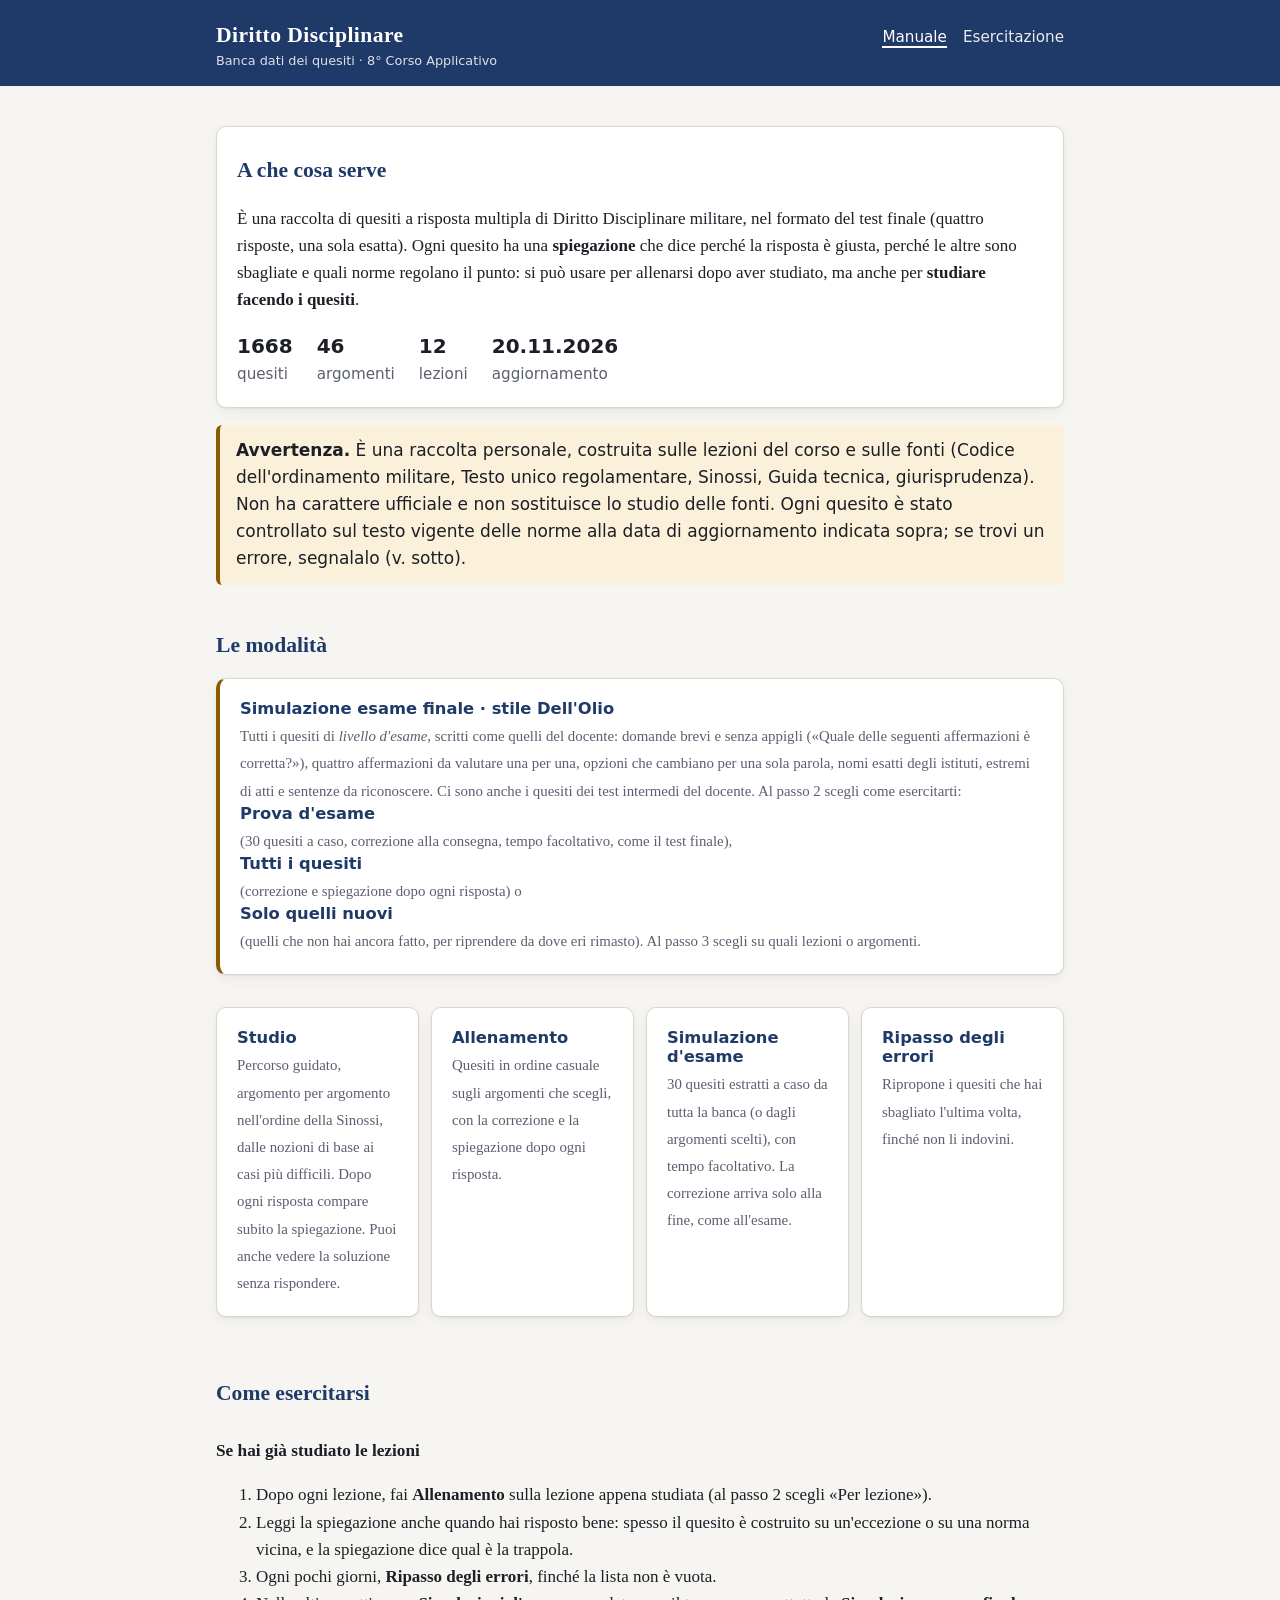
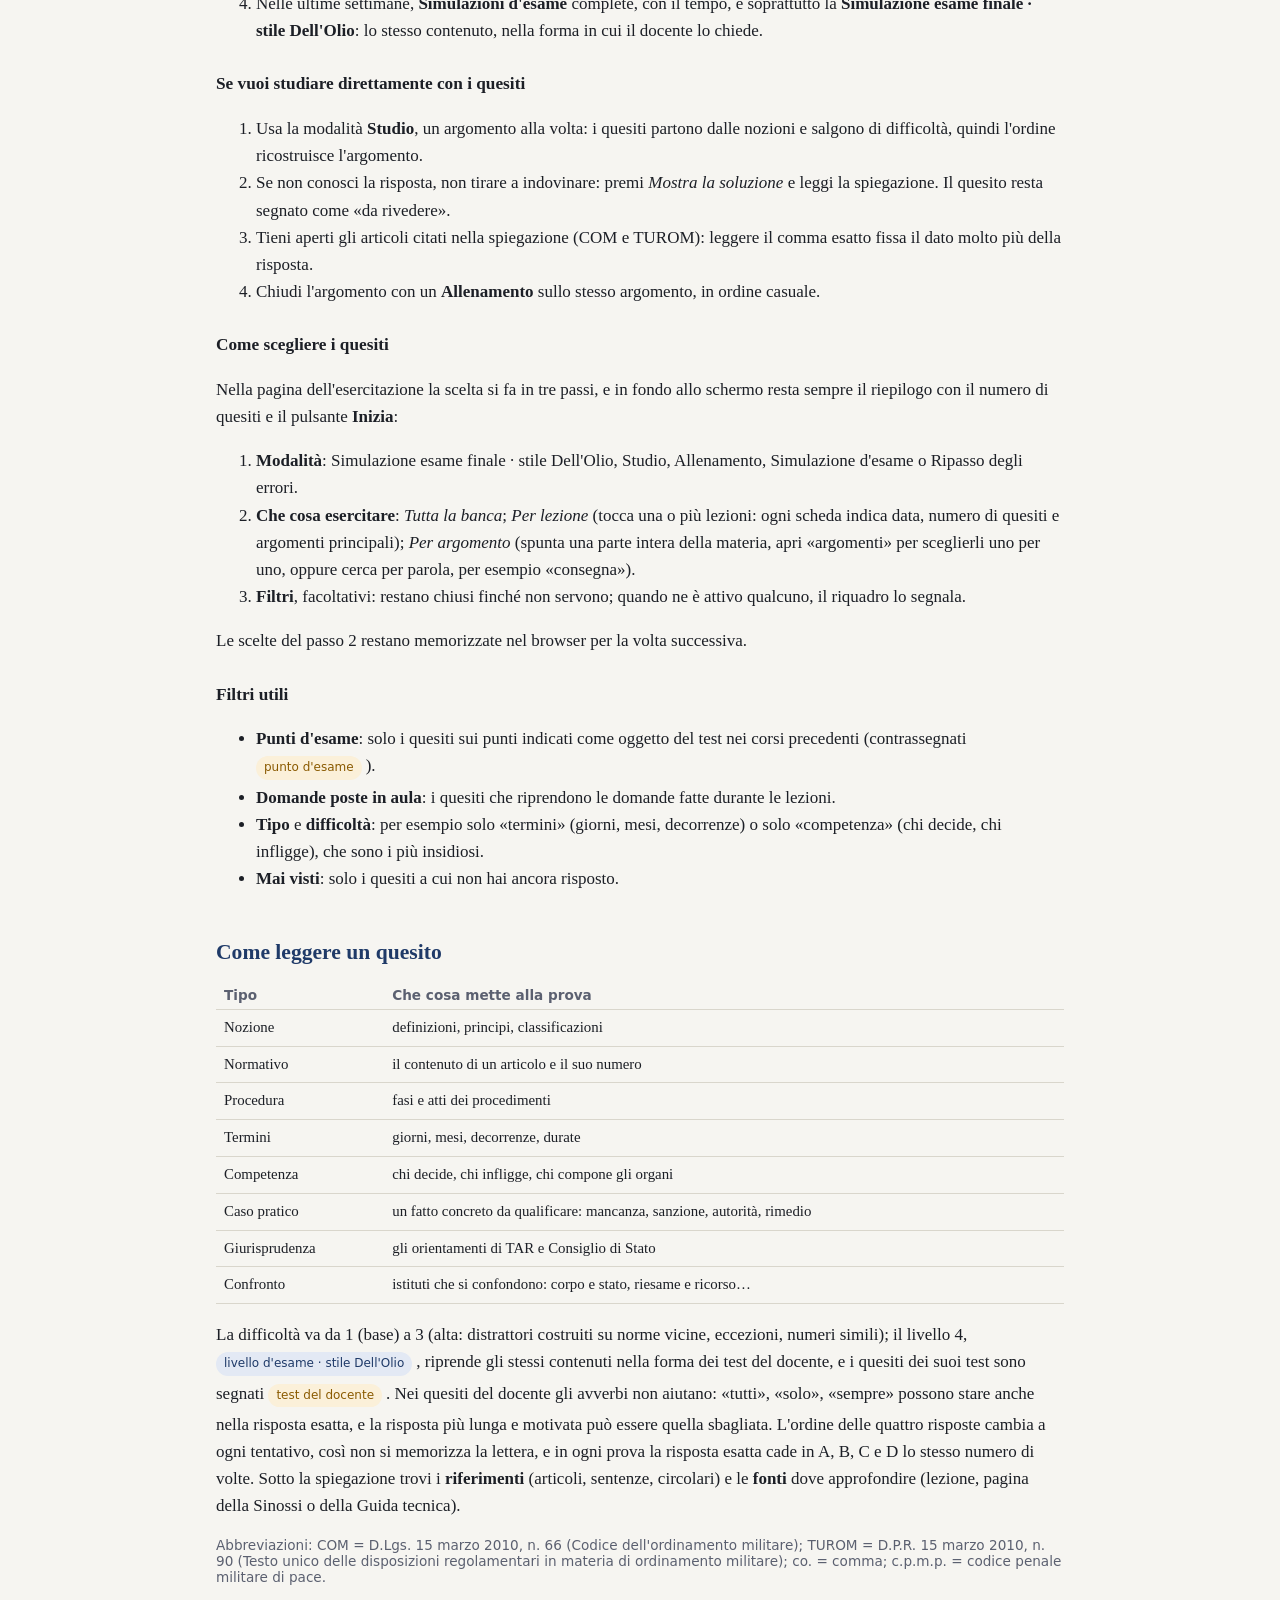
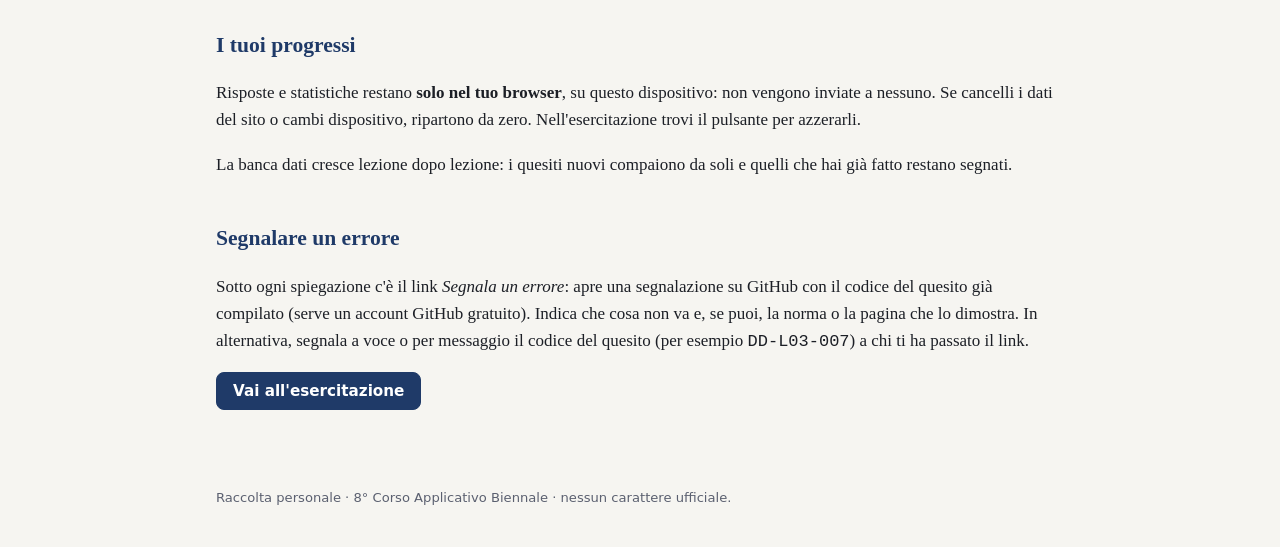
<file: index.html>
<!doctype html>
<html lang="it">
<head>
<meta charset="utf-8">
<meta name="viewport" content="width=device-width, initial-scale=1">
<meta name="robots" content="noindex, nofollow">
<title>Diritto Disciplinare – Esercitazione</title>
<meta name="description" content="Banca dati di quesiti a risposta multipla di Diritto Disciplinare militare: manuale d'uso.">
<link rel="stylesheet" href="style.css?v=4">
</head>
<body>
<header class="testata">
  <div class="dentro">
    <h1>Diritto Disciplinare<small>Banca dati dei quesiti · 8° Corso Applicativo</small></h1>
    <nav><a href="index.html" aria-current="page">Manuale</a><a href="esercitazione.html">Esercitazione</a></nav>
  </div>
</header>
<main>

<div class="card">
  <h2>A che cosa serve</h2>
  <p>È una raccolta di quesiti a risposta multipla di Diritto Disciplinare militare, nel formato del test finale
  (quattro risposte, una sola esatta). Ogni quesito ha una <strong>spiegazione</strong> che dice perché la risposta è
  giusta, perché le altre sono sbagliate e quali norme regolano il punto: si può usare per allenarsi dopo aver studiato,
  ma anche per <strong>studiare facendo i quesiti</strong>.</p>
  <div class="stat ui" id="stato-banca"><span>Caricamento della banca dati…</span></div>
</div>

<p class="avviso ui"><strong>Avvertenza.</strong> È una raccolta personale, costruita sulle lezioni del corso e sulle
fonti (Codice dell'ordinamento militare, Testo unico regolamentare, Sinossi, Guida tecnica, giurisprudenza). Non ha
carattere ufficiale e non sostituisce lo studio delle fonti. Ogni quesito è stato controllato sul testo vigente delle
norme alla data di aggiornamento indicata sopra; se trovi un errore, segnalalo (v. sotto).</p>

<h2>Le modalità</h2>
<a class="card modo" href="esercitazione.html#esame" style="display:block;border-left:4px solid var(--warn)">
  <strong>Simulazione esame finale · stile Dell'Olio</strong>
  <span>Tutti i quesiti di <em>livello d'esame</em>, scritti come quelli del docente: domande brevi e senza appigli
  («Quale delle seguenti affermazioni è corretta?»), quattro affermazioni da valutare una per una, opzioni che cambiano
  per una sola parola, nomi esatti degli istituti, estremi di atti e sentenze da riconoscere. Ci sono anche i quesiti dei
  test intermedi del docente. Al passo 2 scegli come esercitarti: <strong>Prova d'esame</strong> (30 quesiti a caso,
  correzione alla consegna, tempo facoltativo, come il test finale), <strong>Tutti i quesiti</strong> (correzione e
  spiegazione dopo ogni risposta) o <strong>Solo quelli nuovi</strong> (quelli che non hai ancora fatto, per riprendere
  da dove eri rimasto). Al passo 3 scegli su quali lezioni o argomenti.</span></a>
<div class="griglia">
  <a class="card modo" href="esercitazione.html#studio"><strong>Studio</strong>
    <span>Percorso guidato, argomento per argomento nell'ordine della Sinossi, dalle nozioni di base ai casi più
    difficili. Dopo ogni risposta compare subito la spiegazione. Puoi anche vedere la soluzione senza rispondere.</span></a>
  <a class="card modo" href="esercitazione.html#allenamento"><strong>Allenamento</strong>
    <span>Quesiti in ordine casuale sugli argomenti che scegli, con la correzione e la spiegazione dopo ogni risposta.</span></a>
  <a class="card modo" href="esercitazione.html#simulazione"><strong>Simulazione d'esame</strong>
    <span>30 quesiti estratti a caso da tutta la banca (o dagli argomenti scelti), con tempo facoltativo. La correzione
    arriva solo alla fine, come all'esame.</span></a>
  <a class="card modo" href="esercitazione.html#ripasso"><strong>Ripasso degli errori</strong>
    <span>Ripropone i quesiti che hai sbagliato l'ultima volta, finché non li indovini.</span></a>
</div>

<h2>Come esercitarsi</h2>
<h3>Se hai già studiato le lezioni</h3>
<ol>
  <li>Dopo ogni lezione, fai <strong>Allenamento</strong> sulla lezione appena studiata (al passo 2 scegli «Per lezione»).</li>
  <li>Leggi la spiegazione anche quando hai risposto bene: spesso il quesito è costruito su un'eccezione o su una
  norma vicina, e la spiegazione dice qual è la trappola.</li>
  <li>Ogni pochi giorni, <strong>Ripasso degli errori</strong>, finché la lista non è vuota.</li>
  <li>Nelle ultime settimane, <strong>Simulazioni d'esame</strong> complete, con il tempo, e soprattutto la
  <strong>Simulazione esame finale · stile Dell'Olio</strong>: lo stesso contenuto, nella forma in cui il docente lo
  chiede.</li>
</ol>
<h3>Se vuoi studiare direttamente con i quesiti</h3>
<ol>
  <li>Usa la modalità <strong>Studio</strong>, un argomento alla volta: i quesiti partono dalle nozioni e salgono di
  difficoltà, quindi l'ordine ricostruisce l'argomento.</li>
  <li>Se non conosci la risposta, non tirare a indovinare: premi <em>Mostra la soluzione</em> e leggi la
  spiegazione. Il quesito resta segnato come «da rivedere».</li>
  <li>Tieni aperti gli articoli citati nella spiegazione (COM e TUROM): leggere il comma esatto fissa il dato molto
  più della risposta.</li>
  <li>Chiudi l'argomento con un <strong>Allenamento</strong> sullo stesso argomento, in ordine casuale.</li>
</ol>
<h3>Come scegliere i quesiti</h3>
<p>Nella pagina dell'esercitazione la scelta si fa in tre passi, e in fondo allo schermo resta sempre il riepilogo con
il numero di quesiti e il pulsante <strong>Inizia</strong>:</p>
<ol>
  <li><strong>Modalità</strong>: Simulazione esame finale · stile Dell'Olio, Studio, Allenamento, Simulazione d'esame o
  Ripasso degli errori.</li>
  <li><strong>Che cosa esercitare</strong>: <em>Tutta la banca</em>; <em>Per lezione</em> (tocca una o più lezioni: ogni
  scheda indica data, numero di quesiti e argomenti principali); <em>Per argomento</em> (spunta una parte intera della
  materia, apri «argomenti» per sceglierli uno per uno, oppure cerca per parola, per esempio «consegna»).</li>
  <li><strong>Filtri</strong>, facoltativi: restano chiusi finché non servono; quando ne è attivo qualcuno, il
  riquadro lo segnala.</li>
</ol>
<p>Le scelte del passo 2 restano memorizzate nel browser per la volta successiva.</p>
<h3>Filtri utili</h3>
<ul>
  <li><strong>Punti d'esame</strong>: solo i quesiti sui punti indicati come oggetto del test nei corsi precedenti
  (contrassegnati <span class="pill test">punto d'esame</span>).</li>
  <li><strong>Domande poste in aula</strong>: i quesiti che riprendono le domande fatte durante le lezioni.</li>
  <li><strong>Tipo</strong> e <strong>difficoltà</strong>: per esempio solo «termini» (giorni, mesi, decorrenze) o
  solo «competenza» (chi decide, chi infligge), che sono i più insidiosi.</li>
  <li><strong>Mai visti</strong>: solo i quesiti a cui non hai ancora risposto.</li>
</ul>

<h2>Come leggere un quesito</h2>
<div class="tabella-scroll">
<table>
  <tr><th>Tipo</th><th>Che cosa mette alla prova</th></tr>
  <tr><td>Nozione</td><td>definizioni, principi, classificazioni</td></tr>
  <tr><td>Normativo</td><td>il contenuto di un articolo e il suo numero</td></tr>
  <tr><td>Procedura</td><td>fasi e atti dei procedimenti</td></tr>
  <tr><td>Termini</td><td>giorni, mesi, decorrenze, durate</td></tr>
  <tr><td>Competenza</td><td>chi decide, chi infligge, chi compone gli organi</td></tr>
  <tr><td>Caso pratico</td><td>un fatto concreto da qualificare: mancanza, sanzione, autorità, rimedio</td></tr>
  <tr><td>Giurisprudenza</td><td>gli orientamenti di TAR e Consiglio di Stato</td></tr>
  <tr><td>Confronto</td><td>istituti che si confondono: corpo e stato, riesame e ricorso…</td></tr>
</table>
</div>
<p>La difficoltà va da 1 (base) a 3 (alta: distrattori costruiti su norme vicine, eccezioni, numeri simili); il
livello 4, <span class="pill esame">livello d'esame · stile Dell'Olio</span>, riprende gli stessi contenuti nella forma
dei test del docente, e i quesiti dei suoi test sono segnati <span class="pill test">test del docente</span>. Nei
quesiti del docente gli avverbi non aiutano: «tutti», «solo», «sempre» possono stare anche nella risposta esatta, e la
risposta più lunga e motivata può essere quella sbagliata. L'ordine
delle quattro risposte cambia a ogni tentativo, così non si memorizza la lettera, e in ogni prova la risposta esatta
cade in A, B, C e D lo stesso numero di volte. Sotto la spiegazione trovi i
<strong>riferimenti</strong> (articoli, sentenze, circolari) e le <strong>fonti</strong> dove approfondire (lezione,
pagina della Sinossi o della Guida tecnica).</p>
<p class="piccolo">Abbreviazioni: COM = D.Lgs. 15 marzo 2010, n. 66 (Codice dell'ordinamento militare); TUROM = D.P.R.
15 marzo 2010, n. 90 (Testo unico delle disposizioni regolamentari in materia di ordinamento militare); co. = comma;
c.p.m.p. = codice penale militare di pace.</p>

<h2>I tuoi progressi</h2>
<p>Risposte e statistiche restano <strong>solo nel tuo browser</strong>, su questo dispositivo: non vengono inviate a
nessuno. Se cancelli i dati del sito o cambi dispositivo, ripartono da zero. Nell'esercitazione trovi il pulsante per
azzerarli.</p>
<p>La banca dati cresce lezione dopo lezione: i quesiti nuovi compaiono da soli e quelli che hai già fatto restano
segnati.</p>

<h2>Segnalare un errore</h2>
<p>Sotto ogni spiegazione c'è il link <em>Segnala un errore</em>: apre una segnalazione su GitHub con il codice del
quesito già compilato (serve un account GitHub gratuito). Indica che cosa non va e, se puoi, la norma o la pagina che
lo dimostra. In alternativa, segnala a voce o per messaggio il codice del quesito (per esempio
<code>DD-L03-007</code>) a chi ti ha passato il link.</p>

<p class="riga-azioni"><a href="esercitazione.html"><button class="primario">Vai all'esercitazione</button></a></p>
</main>
<footer>Raccolta personale · 8° Corso Applicativo Biennale · nessun carattere ufficiale.</footer>
<script>
fetch("banca_dati.json", { cache: "no-cache" }).then(r => r.json()).then(b => {
  const lez = new Set(b.quesiti.map(q => q.lezione).filter(Boolean));
  const d = b.aggiornata ? b.aggiornata.split("-").reverse().join(".") : "–";
  document.getElementById("stato-banca").innerHTML =
    `<span><b>${b.totale}</b>quesiti</span><span><b>${b.argomenti.length}</b>argomenti</span>` +
    `<span><b>${lez.size}</b>lezioni</span><span><b>${d}</b>aggiornamento</span>`;
}).catch(() => {
  document.getElementById("stato-banca").textContent = "Banca dati non disponibile.";
});
</script>
</body>
</html>
</file>
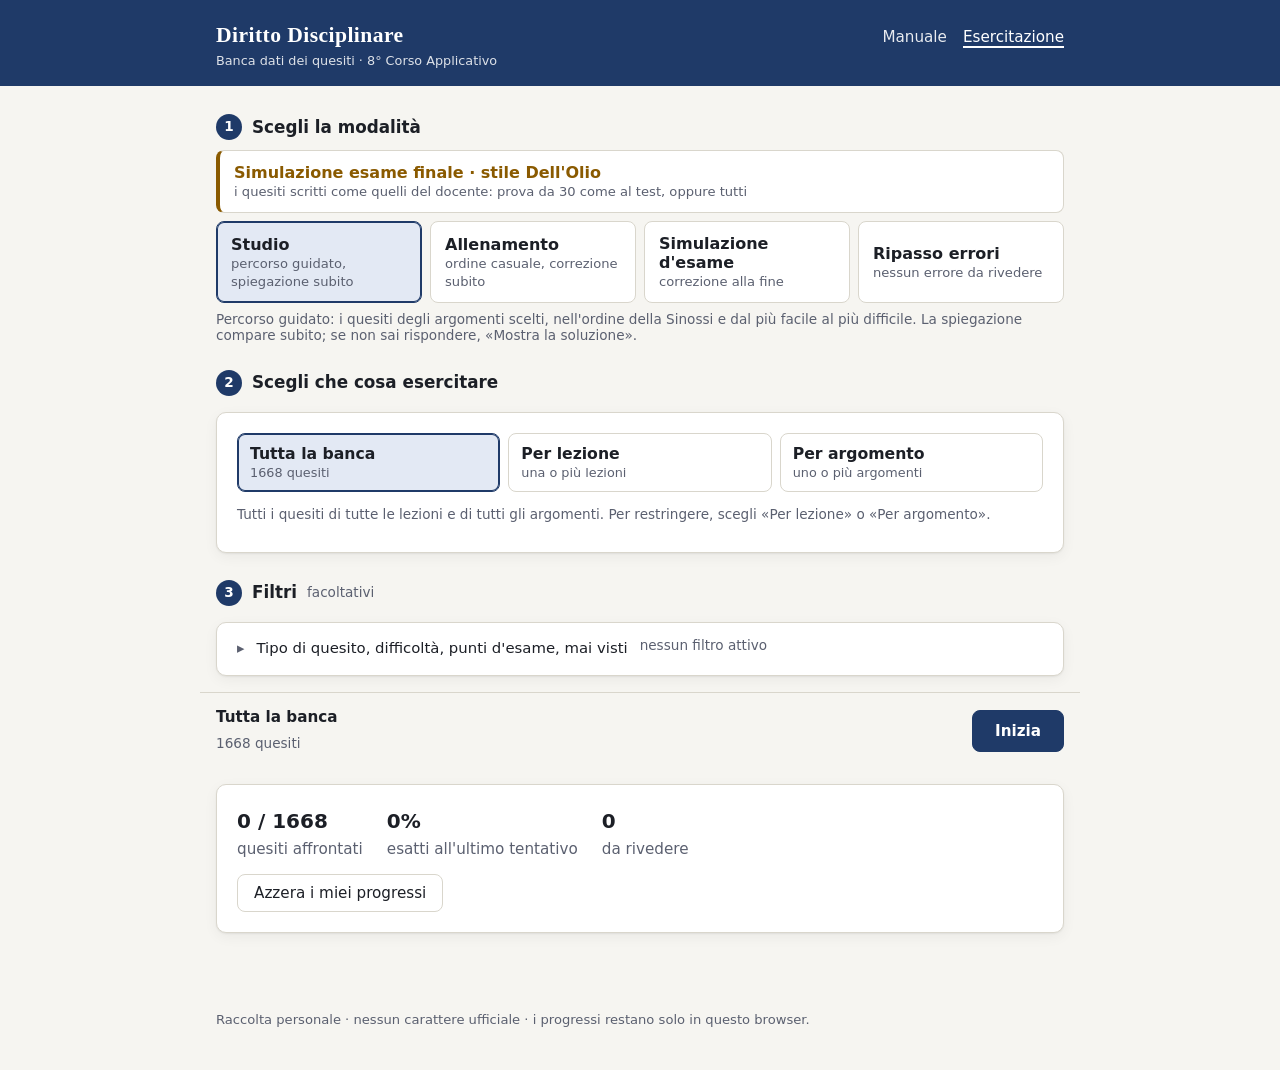
<file: esercitazione.html>
<!doctype html>
<html lang="it">
<head>
<meta charset="utf-8">
<meta name="viewport" content="width=device-width, initial-scale=1">
<meta name="robots" content="noindex, nofollow">
<title>Diritto Disciplinare – Esercitazione</title>
<meta name="description" content="Esercitazione sui quesiti a risposta multipla di Diritto Disciplinare militare.">
<link rel="stylesheet" href="style.css?v=4">
</head>
<body>
<header class="testata">
  <div class="dentro">
    <h1>Diritto Disciplinare<small>Banca dati dei quesiti · 8° Corso Applicativo</small></h1>
    <nav><a href="index.html">Manuale</a><a href="esercitazione.html" aria-current="page">Esercitazione</a></nav>
  </div>
</header>
<main>

<section id="impostazioni">
  <h2 class="passo ui"><span class="num">1</span> Scegli la modalità</h2>
  <div class="tabs ui" role="group" aria-label="Modalità">
    <button class="tab esame" data-modo="esame"><b>Simulazione esame finale · stile Dell'Olio</b><span>i quesiti
      scritti come quelli del docente: prova da 30 come al test, oppure tutti</span></button>
    <button class="tab" data-modo="studio"><b>Studio</b><span>percorso guidato, spiegazione subito</span></button>
    <button class="tab" data-modo="allenamento"><b>Allenamento</b><span>ordine casuale, correzione subito</span></button>
    <button class="tab" data-modo="simulazione"><b>Simulazione d'esame</b><span>correzione alla fine</span></button>
    <button class="tab" data-modo="ripasso"><b>Ripasso errori</b><span id="n-errori">quesiti sbagliati</span></button>
  </div>
  <p id="descrizione-modo" class="piccolo"></p>

  <div id="passo-esame" class="nascosto">
    <h2 class="passo ui"><span class="num">2</span> Scegli come esercitarti</h2>
    <div class="card">
      <div class="segmenti scelte-esame ui" role="radiogroup" aria-label="Come esercitarti">
        <button type="button" role="radio" data-esame="prova"><b>Prova d'esame</b>
          <span>30 quesiti a caso, correzione alla consegna: come il test finale</span><em id="n-esame-prova"></em></button>
        <button type="button" role="radio" data-esame="tutti"><b>Tutti i quesiti</b>
          <span>in ordine casuale, con correzione e spiegazione dopo ogni risposta</span><em id="n-esame-tutti"></em></button>
        <button type="button" role="radio" data-esame="nuovi"><b>Solo quelli nuovi</b>
          <span>quelli che non hai ancora fatto: riprendi da dove eri rimasto</span><em id="n-esame-nuovi"></em></button>
      </div>
      <div class="scelte" id="riga-tempo-esame">
        <label>Tempo per la prova <select id="tempo-esame"><option value="0">nessun limite</option>
          <option value="30">30 minuti</option><option value="45">45 minuti</option><option value="60">60 minuti</option></select></label>
      </div>
    </div>
  </div>

  <h2 class="passo ui" id="passo-ambito"><span class="num">2</span> <span id="titolo-ambito">Scegli che cosa esercitare</span></h2>
  <div class="card">
    <div class="segmenti ui" role="radiogroup" aria-label="Che cosa esercitare">
      <button type="button" role="radio" data-ambito="tutto"><b>Tutta la banca</b><span id="n-tutto">tutti i quesiti</span></button>
      <button type="button" role="radio" data-ambito="lezioni"><b>Per lezione</b><span>una o più lezioni</span></button>
      <button type="button" role="radio" data-ambito="argomenti"><b>Per argomento</b><span>uno o più argomenti</span></button>
    </div>
    <div id="pannello-tutto" class="pannello">
      <p class="piccolo">Tutti i quesiti di tutte le lezioni e di tutti gli argomenti. Per restringere, scegli
      «Per lezione» o «Per argomento».</p>
    </div>
    <div id="pannello-lezioni" class="pannello">
      <p class="piccolo">Tocca una o più lezioni: i quesiti nascono dagli argomenti trattati in quella giornata.</p>
      <div class="lezioni" id="lezioni"></div>
      <div class="riga-azioni"><button type="button" id="lez-tutte">Seleziona tutte</button>
        <button type="button" id="lez-nessuna">Togli tutte</button></div>
    </div>
    <div id="pannello-argomenti" class="pannello">
      <p class="piccolo">Gli argomenti seguono l'ordine della Sinossi, divisi in parti. Spunta una parte intera o apri
      «argomenti» per sceglierli uno per uno; oppure cerca per parola.</p>
      <input type="search" id="cerca-arg" class="ui" placeholder="Cerca un argomento (es. consegna, ricorso, giuramento)"
        aria-label="Cerca un argomento">
      <div class="argomenti" id="argomenti"></div>
      <div class="riga-azioni"><button type="button" id="tutti">Seleziona tutti</button>
        <button type="button" id="nessuno">Togli tutti</button></div>
    </div>
  </div>

  <h2 class="passo ui" id="passo-filtri"><span class="num">3</span> Filtri <span class="facoltativo">facoltativi</span></h2>
  <details class="card filtri" id="box-filtri">
    <summary class="ui"><span>Tipo di quesito, difficoltà, punti d'esame, mai visti</span>
      <span id="filtri-attivi" class="piccolo"></span></summary>
    <div class="scelte">
      <label>Tipo <select id="tipo"><option value="">tutti</option></select></label>
      <label>Difficoltà <select id="difficolta"><option value="">tutte</option><option value="1">1 – base</option>
        <option value="2">2 – media</option><option value="3">3 – alta</option>
        <option value="4">4 – esame (stile Dell'Olio)</option></select></label>
      <label><input type="checkbox" id="solo-test"> solo punti d'esame</label>
      <label><input type="checkbox" id="solo-aula"> solo domande poste in aula</label>
      <label><input type="checkbox" id="mai-visti"> solo quesiti mai visti</label>
    </div>
    <div class="riga-azioni"><button type="button" id="azzera-filtri">Togli i filtri</button></div>
  </details>

  <div class="card" id="opzioni-simulazione">
    <div class="scelte">
      <label>Numero di quesiti <input type="number" id="n-quesiti" min="5" max="200" value="30" style="width:5em"></label>
      <label>Tempo <select id="tempo"><option value="0">nessun limite</option><option value="30">30 minuti</option>
        <option value="45">45 minuti</option><option value="60">60 minuti</option></select></label>
    </div>
  </div>

  <div class="avvio ui">
    <div><span id="riepilogo"></span><span class="piccolo" id="conteggio"></span></div>
    <button class="primario" id="inizia">Inizia</button>
  </div>

  <div class="card ui">
    <div class="stat" id="miei-progressi"></div>
    <div class="riga-azioni"><button id="azzera">Azzera i miei progressi</button></div>
  </div>
</section>

<section id="prova" class="nascosto">
  <div class="barra"><span id="posizione"></span><span id="timer"></span><span id="punteggio"></span></div>
  <div class="avanzamento"><div id="barra"></div></div>
  <div class="card">
    <div id="etichette"></div>
    <p class="domanda" id="domanda"></p>
    <div class="opzioni" id="opzioni"></div>
    <div id="correzione"></div>
  </div>
  <div class="riga-azioni ui">
    <button id="indietro">‹ Precedente</button>
    <button id="soluzione">Mostra la soluzione</button>
    <button class="primario" id="avanti">Successivo ›</button>
    <button id="termina">Termina</button>
  </div>
</section>

<section id="risultato" class="nascosto">
  <div class="card">
    <div class="risultato-grande" id="voto"></div>
    <p id="giudizio" class="ui"></p>
    <div class="riga-azioni"><button class="primario" id="nuova">Nuova prova</button>
      <button id="solo-errate">Rivedi solo le errate</button></div>
  </div>
  <div class="card" id="revisione"></div>
</section>

<noscript><p class="avviso">Per esercitarsi serve JavaScript.</p></noscript>
</main>
<footer>Raccolta personale · nessun carattere ufficiale · i progressi restano solo in questo browser.</footer>
<script src="app.js?v=4"></script>
</body>
</html>
</file>
<file: style.css>
:root {
  --bg: #f6f5f1;
  --surface: #ffffff;
  --surface-2: #efede6;
  --text: #1c1f26;
  --muted: #5b6070;
  --border: #d9d6cc;
  --accent: #1f3a68;
  --accent-soft: #e3e9f4;
  --ok: #1f6b3a;
  --ok-soft: #e2f1e6;
  --ko: #9b2321;
  --ko-soft: #f7e3e2;
  --warn: #8a5a00;
  --warn-soft: #fbf0d9;
  --radius: 10px;
  --shadow: 0 1px 2px rgba(0, 0, 0, .06), 0 4px 14px rgba(0, 0, 0, .05);
}
@media (prefers-color-scheme: dark) {
  :root {
    --bg: #14161b;
    --surface: #1c1f26;
    --surface-2: #252932;
    --text: #e8e6e1;
    --muted: #a2a7b4;
    --border: #343946;
    --accent: #8fb0e6;
    --accent-soft: #23304a;
    --ok: #7fd19a;
    --ok-soft: #1d3326;
    --ko: #f0918e;
    --ko-soft: #3b2222;
    --warn: #e9c06b;
    --warn-soft: #3a2f17;
    --shadow: none;
  }
}
* { box-sizing: border-box; }
html { -webkit-text-size-adjust: 100%; }
body {
  margin: 0;
  background: var(--bg);
  color: var(--text);
  font: 17px/1.6 Georgia, "Times New Roman", serif;
}
.ui, button, select, input, .barra, .etichetta, .pill, nav, footer, .stat, .tab {
  font-family: system-ui, -apple-system, "Segoe UI", Roboto, sans-serif;
}
a { color: var(--accent); }
header.testata {
  background: var(--accent);
  color: #fff;
}
@media (prefers-color-scheme: dark) { header.testata { background: #1a2740; } }
.testata .dentro {
  max-width: 880px; margin: 0 auto; padding: 18px 16px;
  display: flex; flex-wrap: wrap; align-items: baseline; justify-content: space-between; gap: 8px 20px;
}
.testata h1 { margin: 0; font-size: 1.35rem; letter-spacing: .02em; }
.testata h1 small { display: block; font: 400 .8rem system-ui, sans-serif; opacity: .85; letter-spacing: 0; }
.testata nav a { color: #fff; text-decoration: none; margin-left: 16px; font-size: .95rem; opacity: .9; }
.testata nav a:first-child { margin-left: 0; }
.testata nav a[aria-current] { opacity: 1; border-bottom: 2px solid #fff; }
main { max-width: 880px; margin: 0 auto; padding: 24px 16px 60px; }
h2 { font-size: 1.35rem; margin: 2em 0 .5em; color: var(--accent); }
h2:first-child { margin-top: .3em; }
h3 { font-size: 1.08rem; margin: 1.5em 0 .3em; }
.card {
  background: var(--surface); border: 1px solid var(--border); border-radius: var(--radius);
  box-shadow: var(--shadow); padding: 20px; margin: 16px 0;
}
.avviso { background: var(--warn-soft); border-left: 4px solid var(--warn); padding: 12px 16px; border-radius: 6px; }
.griglia { display: grid; grid-template-columns: repeat(auto-fit, minmax(200px, 1fr)); gap: 12px; }
.modo { display: block; text-decoration: none; color: inherit; }
.modo strong { display: block; color: var(--accent); font: 600 1.02rem system-ui, sans-serif; margin-bottom: 4px; }
.modo span { font-size: .93rem; color: var(--muted); }
.stat { display: flex; flex-wrap: wrap; gap: 10px 24px; font-size: .95rem; color: var(--muted); }
.stat b { color: var(--text); font-size: 1.25rem; display: block; }
table { width: 100%; border-collapse: collapse; font-size: .93rem; }
th, td { text-align: left; padding: 6px 8px; border-bottom: 1px solid var(--border); vertical-align: top; }
th { font: 600 .85rem system-ui, sans-serif; color: var(--muted); }
.tabella-scroll { overflow-x: auto; }

/* --- esercitazione --- */
button {
  font-size: .95rem; border-radius: 8px; border: 1px solid var(--border); background: var(--surface);
  color: var(--text); padding: 9px 16px; cursor: pointer;
}
button.primario { background: var(--accent); color: #fff; border-color: var(--accent); font-weight: 600; }
@media (prefers-color-scheme: dark) { button.primario { color: #10151f; } }
button:disabled { opacity: .5; cursor: default; }
button:focus-visible, a:focus-visible, input:focus-visible, select:focus-visible { outline: 3px solid var(--accent); outline-offset: 2px; }
.tabs { display: flex; flex-wrap: wrap; gap: 8px; margin-bottom: 8px; }
.tab { flex: 1 1 150px; text-align: left; padding: 12px 14px; }
.tab b { display: block; font-size: 1rem; }
.tab span { font-size: .82rem; color: var(--muted); }
.tab[aria-pressed="true"] { border-color: var(--accent); background: var(--accent-soft); box-shadow: inset 0 0 0 1px var(--accent); }
.tab.esame { flex-basis: 100%; border-left: 4px solid var(--warn); }
.tab.esame b { color: var(--warn); }
.pill.esame { background: var(--accent-soft); color: var(--accent); }
fieldset { border: 1px solid var(--border); border-radius: 8px; margin: 12px 0; padding: 10px 14px; }
legend { font: 600 .88rem system-ui, sans-serif; color: var(--muted); padding: 0 4px; }
label { font: .93rem system-ui, sans-serif; }
.scelte { display: flex; flex-wrap: wrap; gap: 6px 16px; }
/* passi della scelta */
h2.passo { display: flex; align-items: center; gap: 10px; font-size: 1.05rem; margin: 26px 0 10px; color: var(--text); }
h2.passo:first-child { margin-top: 4px; }
h2.passo .num {
  flex: 0 0 26px; height: 26px; border-radius: 50%; background: var(--accent); color: var(--surface);
  display: flex; align-items: center; justify-content: center; font-size: .85rem;
}
h2.passo .facoltativo { font-weight: 400; font-size: .85rem; color: var(--muted); }
#descrizione-modo { margin: 4px 0 0; }
.segmenti { display: grid; grid-template-columns: repeat(3, 1fr); gap: 8px; }
.segmenti button { text-align: left; padding: 10px 12px; }
.segmenti b { display: block; font-size: .98rem; }
.segmenti span { font-size: .8rem; color: var(--muted); }
.segmenti [aria-checked=true] { border-color: var(--accent); background: var(--accent-soft); box-shadow: inset 0 0 0 1px var(--accent); }
.scelte-esame span { display: block; margin-top: 2px; }
.scelte-esame em { display: block; font-style: normal; font-weight: 600; font-size: .82rem; color: var(--accent); margin-top: 6px; }
#riga-tempo-esame { margin-top: 12px; }
.pannello { margin-top: 14px; }
.pannello > .piccolo:first-child { margin: 0 0 10px; }
.lezioni { display: grid; grid-template-columns: repeat(auto-fill, minmax(230px, 1fr)); gap: 8px; }
.lezioni label {
  display: grid; grid-template-columns: auto 1fr; gap: 2px 10px; align-items: start; cursor: pointer;
  border: 1px solid var(--border); border-radius: 8px; padding: 10px 12px; background: var(--surface);
}
.lezioni label input { grid-row: span 3; margin-top: 4px; }
.lezioni label.attiva { border-color: var(--accent); background: var(--accent-soft); box-shadow: inset 0 0 0 1px var(--accent); }
.lezioni .titolo { font-weight: 600; }
.lezioni .data { color: var(--muted); font-size: .85rem; }
.lezioni .temi { font-size: .8rem; color: var(--muted); line-height: 1.35; }
#cerca-arg {
  width: 100%; font-size: .95rem; padding: 8px 10px; border-radius: 6px; border: 1px solid var(--border);
  background: var(--surface); color: var(--text); margin-bottom: 8px;
}
.argomenti .parte { border-top: 1px solid var(--border); padding: 6px 0; }
.argomenti .parte:first-child { border-top: 0; }
.testa-parte { display: flex; flex-wrap: wrap; align-items: center; gap: 2px 10px; }
.testa-parte > label { display: flex; gap: 8px; align-items: center; flex: 1 1 260px; cursor: pointer; }
.testa-parte b { font-weight: 600; }
.testa-parte .apri { padding: 4px 10px; font-size: .82rem; }
.voci { padding: 4px 0 6px 26px; }
.voci label { display: flex; gap: 8px; padding: 3px 0; cursor: pointer; }
.voci label .n { margin-left: auto; color: var(--muted); font-size: .82rem; }
details.filtri { padding: 0; }
details.filtri summary { cursor: pointer; padding: 14px 20px; font-size: .93rem; display: flex; flex-wrap: wrap; gap: 4px 12px; }
details.filtri summary { list-style: none; }
details.filtri summary::-webkit-details-marker { display: none; }
details.filtri summary::before { content: "▸"; color: var(--muted); }
details.filtri[open] summary::before { content: "▾"; }
details.filtri[open] summary { border-bottom: 1px solid var(--border); }
details.filtri > .scelte, details.filtri > .riga-azioni { padding: 0 20px; }
details.filtri > .scelte { padding-top: 14px; }
details.filtri > .riga-azioni { padding-bottom: 14px; }
details.con-filtri { border-color: var(--warn); }
details.con-filtri #filtri-attivi { color: var(--warn); font-weight: 600; }
.avvio {
  position: sticky; bottom: 0; z-index: 2; display: flex; align-items: center; justify-content: space-between; gap: 12px;
  margin: 16px -16px 0; padding: 12px 16px calc(12px + env(safe-area-inset-bottom));
  background: var(--bg); border-top: 1px solid var(--border);
}
.avvio #riepilogo { display: block; font-weight: 600; font-size: .95rem; }
.avvio #riepilogo:empty { display: none; }
.avvio button { flex: 0 0 auto; padding: 11px 22px; }
.riga-azioni { display: flex; flex-wrap: wrap; gap: 8px; align-items: center; margin-top: 12px; }
.piccolo { font: .85rem system-ui, sans-serif; color: var(--muted); }
select, input[type=number] { font-size: .95rem; padding: 6px 8px; border-radius: 6px; border: 1px solid var(--border); background: var(--surface); color: var(--text); }

.barra { display: flex; flex-wrap: wrap; justify-content: space-between; align-items: center; gap: 8px; font-size: .9rem; color: var(--muted); }
.avanzamento { height: 6px; background: var(--surface-2); border-radius: 3px; overflow: hidden; margin: 8px 0 18px; }
.avanzamento div { height: 100%; background: var(--accent); width: 0; transition: width .2s; }
.pill { display: inline-block; font-size: .75rem; padding: 2px 8px; border-radius: 99px; background: var(--surface-2); color: var(--muted); margin: 0 4px 4px 0; }
.pill.test { background: var(--warn-soft); color: var(--warn); }
.domanda { font-size: 1.12rem; margin: 6px 0 16px; }
.opzioni { display: grid; gap: 10px; }
.opzione {
  display: flex; gap: 12px; align-items: flex-start; text-align: left; width: 100%;
  font: inherit; font-size: 1rem; line-height: 1.5; padding: 12px 14px;
}
.opzione .lettera {
  flex: 0 0 28px; height: 28px; border-radius: 50%; border: 1px solid var(--border);
  display: flex; align-items: center; justify-content: center; font: 600 .85rem system-ui, sans-serif;
}
.opzione:hover:not(:disabled) { border-color: var(--accent); }
.opzione.scelta { border-color: var(--accent); background: var(--accent-soft); }
.opzione.giusta { border-color: var(--ok); background: var(--ok-soft); }
.opzione.giusta .lettera { background: var(--ok); color: #fff; border-color: var(--ok); }
.opzione.sbagliata { border-color: var(--ko); background: var(--ko-soft); }
.opzione.sbagliata .lettera { background: var(--ko); color: #fff; border-color: var(--ko); }
.opzione:disabled { cursor: default; opacity: 1; }
.esito { font: 600 1rem system-ui, sans-serif; margin: 16px 0 6px; }
.esito.ok { color: var(--ok); }
.esito.ko { color: var(--ko); }
.spiegazione { background: var(--surface-2); border-radius: 8px; padding: 14px 16px; margin-top: 8px; }
.spiegazione p { margin: 0 0 8px; }
.spiegazione .rif { font: .85rem system-ui, sans-serif; color: var(--muted); margin: 6px 0 0; }
.risultato-grande { font: 700 2.4rem system-ui, sans-serif; color: var(--accent); }
.rivedi { border-top: 1px solid var(--border); padding: 14px 0; }
.rivedi:first-child { border-top: 0; }
.nascosto { display: none !important; }
footer { max-width: 880px; margin: 0 auto; padding: 0 16px 40px; font-size: .82rem; color: var(--muted); }
@media (max-width: 560px) {
  body { font-size: 16px; }
  .card { padding: 16px; }
  .testata nav a { margin-left: 12px; }
  .tab { flex-basis: calc(50% - 4px); padding: 10px 12px; }
  .tab.esame { flex-basis: 100%; }
  .domanda { font-size: 1.05rem; }
  .opzione { padding: 12px; min-height: 48px; }
  /* sul telefono i comandi della prova restano a portata di pollice */
  #prova .riga-azioni {
    position: sticky; bottom: 0; z-index: 2; margin: 0 -16px; padding: 10px 16px calc(10px + env(safe-area-inset-bottom));
    background: var(--bg); border-top: 1px solid var(--border);
  }
  #prova .riga-azioni button { flex: 1 1 40%; padding: 11px 8px; }
  .segmenti { grid-template-columns: 1fr; }
  .segmenti button { display: flex; align-items: baseline; gap: 8px; }
  .segmenti b { display: inline; }
  .scelte-esame button { display: block; }
  .scelte-esame b { display: block; }
  details.filtri summary { padding: 12px 16px; }
  details.filtri > .scelte, details.filtri > .riga-azioni { padding-left: 16px; padding-right: 16px; }
}
@media (hover: none) { .opzione:hover:not(:disabled) { border-color: var(--border); } }
</file>
